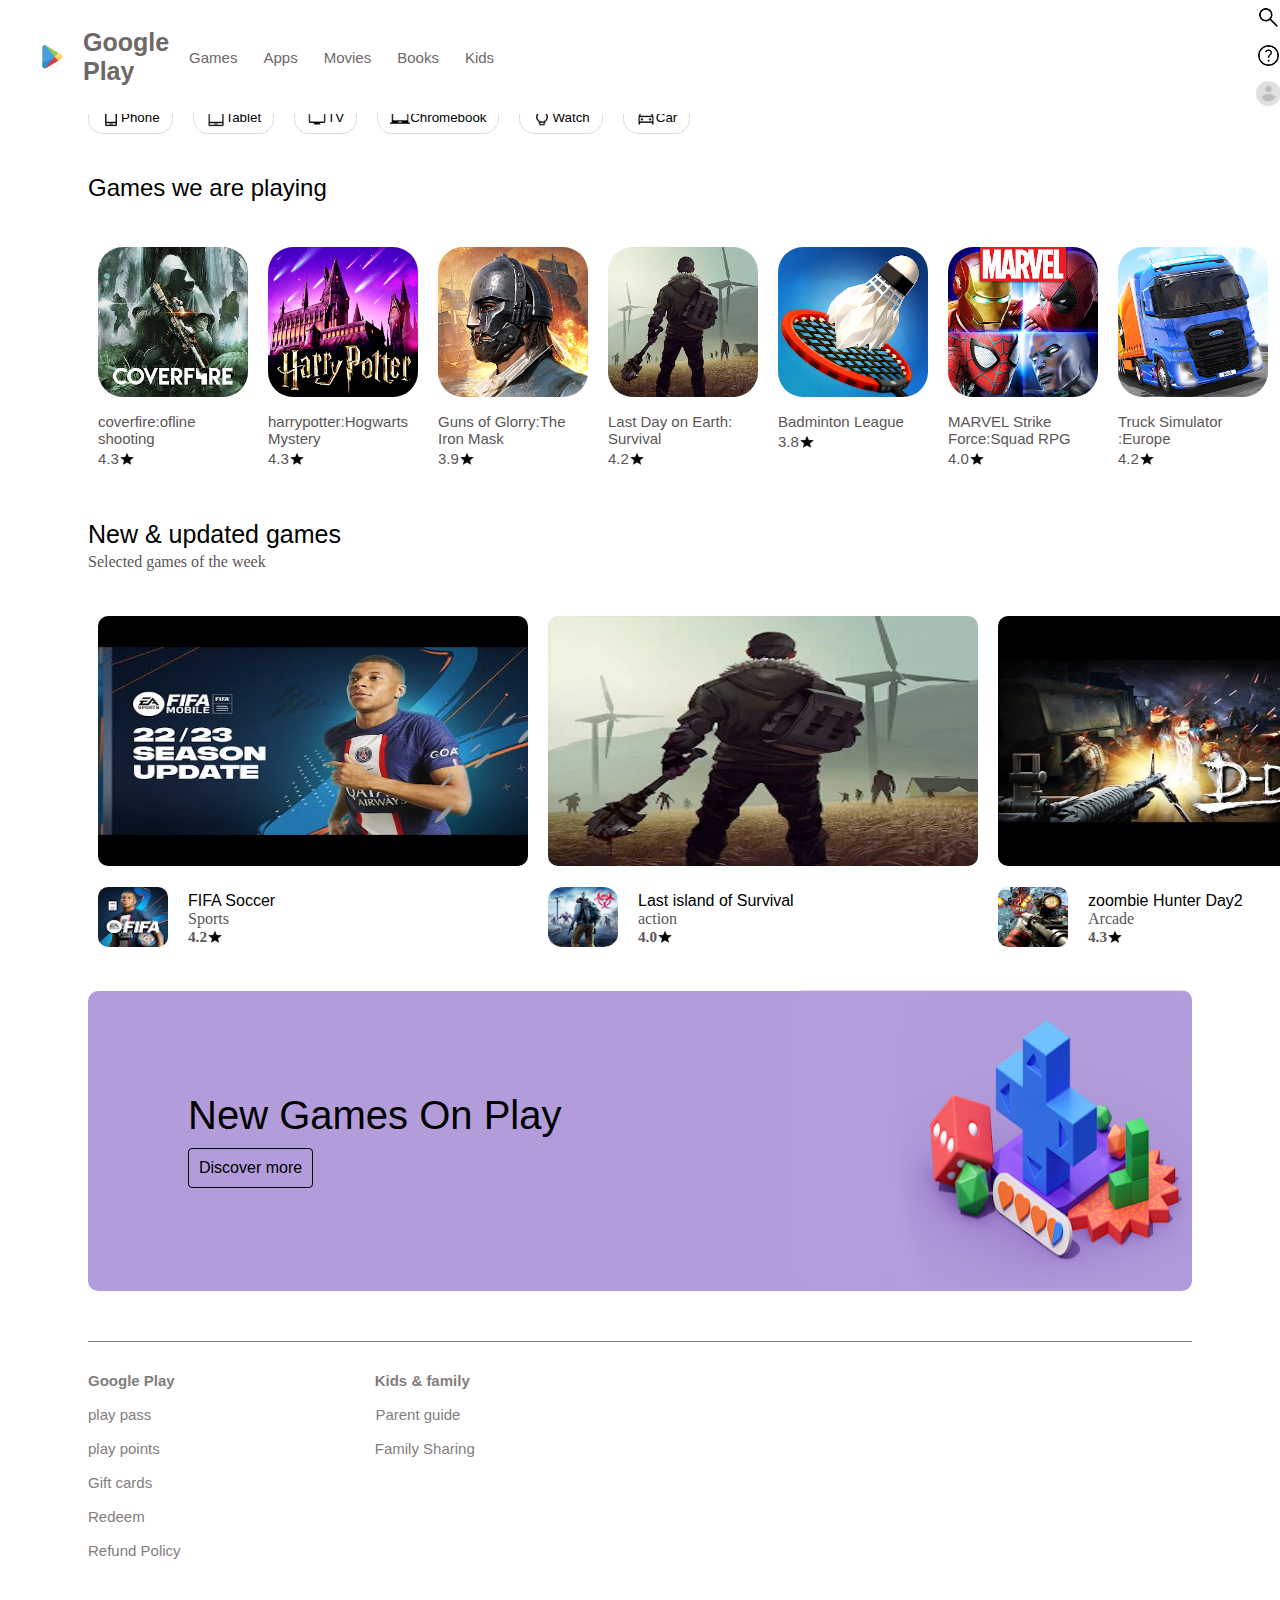
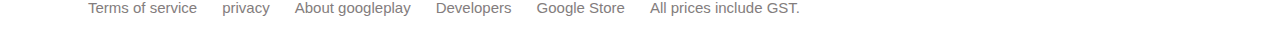
<file: index.html>
<!DOCTYPE html>
<html lang="en">

<head>
    <meta charset="UTF-8">
    <meta http-equiv="X-UA-Compatible" content="IE=edge">
    <meta name="viewport" content="width=device-width, initial-scale=1.0">
    <title>googlepay</title>
    <link rel="stylesheet" href="googlepay.css">
</head>

<body>
    <div class="head">
        <div class="icon">
            <img src="image/play-store-12-729064.webp">
            <h1>Google Play</h1>
            <button>Games</button>
            <button>Apps</button>
            <button>Movies</button>
            <button>Books</button>
            <button>Kids</button>

        </div>
        <div class="new">
            <button><img src="image/search_FILL0_wght400_GRAD0_opsz48.png"></button>
            <button><img src="image/help_FILL0_wght400_GRAD0_opsz48.png"></button>
            <button><img src="image/logo_avatar_anonymous_color_1x_web_32dp.png"></button>
        </div>

    </div>


    <div class="body">
        <div class="features">
            <button><img src="image/phone_android_FILL0_wght400_GRAD0_opsz48.png"> Phone</button>
            <button><img src="image/tablet_android_FILL0_wght400_GRAD0_opsz48.png">Tablet</button>
            <button><img src="image/tv_FILL0_wght400_GRAD0_opsz48.png">TV</button>
            <button><img src="image/laptop_chromebook_FILL0_wght400_GRAD0_opsz48.png">Chromebook</button>
            <button><img src="image/watch_FILL0_wght400_GRAD0_opsz48.png">Watch</button>
            <button><img src="image/directions_car_FILL0_wght400_GRAD0_opsz48.png">Car</button>
        </div>
        <div class="b1">
            <h2>Games we are playing</h2>

        </div>
        <div class="b2">
            <div class="a1">
                <div><img src="image/unnamed.webp"></div>
                <div>
                    <h2>coverfire:ofline shooting</h2>
                </div>
                <div class="rating">
                    <h3>4.3 </h3><img src="image/star_FILL1_wght400_GRAD0_opsz48.png">
                </div>
            </div>
            <div class="a2">
                <div><img src="image/harrypotter.webp"></div>
                <div>
                    <h2>harrypotter:Hogwarts Mystery</h2>
                </div>
                <div class="rating">
                    <h3>4.3 </h3><img src="image/star_FILL1_wght400_GRAD0_opsz48.png">
                </div>

            </div>
            <div class="a3">
                <div><img src="image/gunsofglorry.webp"></div>
                <div>
                    <h2>Guns of Glorry:The Iron Mask</h2>
                </div>
                <div class="rating">
                    <h3>3.9 </h3><img src="image/star_FILL1_wght400_GRAD0_opsz48.png">
                </div>
            </div>
            <div class="a4">
                <div><img src="image/lastdayonearth.webp"></div>
                <div>
                    <h2>Last Day on Earth: Survival</h2>
                </div>
                <div class="rating">
                    <h3>4.2</h3><img src="image/star_FILL1_wght400_GRAD0_opsz48.png">
                </div>
            </div>
            <div class="a5">
                <div><img src="image/badminton.webp"></div>
                <div>
                    <h2>Badminton League</h2>
                </div>
                <div class="rating">
                    <h3>3.8</h3><img src="image/star_FILL1_wght400_GRAD0_opsz48.png">
                </div>
            </div>
            <div class="a6">
                <div><img src="image/marvel.webp"></div>
                <div>
                    <h2>MARVEL Strike Force:Squad RPG</h2>
                </div>
                <div class="rating">
                    <h3>4.0</h3><img src="image/star_FILL1_wght400_GRAD0_opsz48.png">
                </div>
            </div>
            <div class="a7">
                <div><img src="image/Truck simulator.webp"></div>
                <div>
                    <h2>Truck Simulator :Europe</h2>
                </div>
                <div class="rating">
                    <h3>4.2</h3><img src="image/star_FILL1_wght400_GRAD0_opsz48.png">
                </div>
            </div>
            <div class="a8">
                <div><img src="image/brick breaker.webp"></div>
                <div>
                    <h2>Bricks Breaker mission</h2>
                </div>
                <div class="rating">
                    <h3>4.0</h3><img src="image/star_FILL1_wght400_GRAD0_opsz48.png">
                </div>
            </div>
        </div>
        <div class="b3">
            <h1>New & updated games</h1>
            Selected games of the week
        </div>
        <div class="b4">
            <div class="mbabe">
                <div class="photo"><img src="image/mbape.jpg">
                </div>
                <div class="dis">
                    <div> <img src="image/fifa.webp"></div>
                    <div class="demo">
                        <div class="h">FIFA Soccer</div>
                        <div>Sports</div>
                        <div class="rate">
                            <h3> 4.2</h3><img src="image/star_FILL1_wght400_GRAD0_opsz48.png">
                        </div>

                    </div>
                </div>
            </div>
            <div class="catsnak">
                <div class="photo"><img src="image/lastdayonearth.webp">
                </div>
                <div class="dis">
                    <div> <img src="image/last icon.webp"></div>
                    <div class="demo">
                        <div class="h">Last island of Survival</div>
                        <div>action</div>
                        <div class="rate">
                            <h3> 4.0</h3><img src="image/star_FILL1_wght400_GRAD0_opsz48.png">
                        </div>

                    </div>
                </div>
            </div>
            <div class="nba">
                <div class="photo"><img src="image/hqdefault.jpg">
                </div>
                <div class="dis">
                    <div> <img src="image/icon2.webp"></div>
                    <div class="demo">
                        <div class="h">zoombie Hunter Day2</div>
                        <div>Arcade</div>
                        <div class="rate">
                            <h3> 4.3</h3><img src="image/star_FILL1_wght400_GRAD0_opsz48.png">
                        </div>

                    </div>
                </div>
            </div>
        </div>
        <div class="b5">
            <div>
                <div class="k">New Games On Play</div>
                <div><button class="bt">Discover more</button></div>
            </div>
            <div><img src="image/final.webp"></div>
        </div>

    </div>
    <div class="bottom">
        <div class="bo1">
            <div class="first">Google Play</div>
            <div>Kids & family</div>
        </div>
        <div class="bo2">
            <div class="second"><a href="#">play pass</a></div>
            <div><a href="#">Parent guide</a></div>
        </div>
        <div class="bo3">
            <div class="third"><a href="#">play points</a></div>
            <div><a href="#">Family Sharing</a></div>
        </div>
        <div class="bo4"><a href="#">Gift cards</a></div>
        <div class="bo5"><a href="#">Redeem</a></div>
        <div class="bo6"><a href="#">Refund Policy</a></div>

    </div>
    <div class="end">
        <div class="end1"><a href="#">Terms of service</a></div>
        <div class="end1"><a href="#">privacy</a></div>
        <div class="end1"><a href="#">About googleplay</a></div>
        <div class="end1"><a href="#">Developers</a></div>
        <div class="end1"><a href="#">Google Store</a></div>
        <div class="end1">All prices include GST.</div>
    </div>



</body>

</html>
</file>
<file: googlepay.css>
.head{
    display: flex;
    align-items: center;
    margin-bottom: 30px;
    width: 100%;
    position: fixed;
    margin-top: -8;
    margin-top: -10;
    top: 0px;

    background-color: #fff;
}

.icon{
    display: flex;
    align-items: center;
    
}



.icon img{
    width: 40px;
    height: 40px;
    padding-left: 25px;
    cursor: pointer;

}
.icon h1{
    font-family: 'Roboto', sans-serif;
    padding-left: 10px;
    font-size: 25px;
    color: rgb(108, 104, 104);
    cursor: pointer;
   
}
.icon button{
   padding-left: 20px;
    font-family: Arial, Helvetica, sans-serif;
    font-size: 15px;
    
    color:  rgb(108, 104, 104);
    border:none;
    background-color: transparent;
    cursor: pointer;
}
.new{
    margin-left:750px;
}
.new img{
    padding-top: 4px;
    padding-bottom: 4px;
    width: 25px;
}
.new button{
    margin-right: 10px;
    border:none;
    background-color: white;
    border-radius: 25px;
}
.new button:hover{
    background-color: rgb(227, 224, 224);
}

.body{

    
    width:auto;
    margin-left: 80px;
    margin-right: 80px;
    padding-bottom: 50px;
    border-bottom: 1px solid gray;
    margin-top: 100px;
}
.body button{
    display: flex;
    border:1px solid rgb(219, 219, 219);
    align-items: center;
    margin-right: 20px;
    cursor: pointer;
    padding-left: 12px;
    padding-right: 12px;
    padding-top: 6px;
    padding-bottom: 6px;
    border-radius: 15px;
    background-color: white;

}
.body button:hover{
    background-color: rgb(227, 224, 224);
}
.body button:active{
    background-color: rgb(168, 206, 168);
}
.body img{
    width: 20px;
}
.features{
    display: flex;
}
.b1 h2{
    font-family: Arial, Helvetica, sans-serif;
    font-weight: lighter;
    padding-top: 20px ;
}
.b2{
    display: flex;
    margin-top: 35px;

    color: rgb(91, 86, 86);
}
.b2 img{
    width: 150px;
    border-radius: 25px;
}
.a1{
    background-color: white;
    padding-left: 10px;
    padding-top: 10px;
    padding-right: 10px;
    cursor: pointer;
    border-radius: 10px;
}
.a1:hover{
    background-color: rgba(244, 241, 241, 0.852);
}
.a1 h2{
    font-size: 15px;
    width: 40px;
    font-weight: lighter;
    font-family: Arial, Helvetica, sans-serif;
    padding-top: 0px;

}
.a1 h3{
    font-weight: lighter;
    font-family: Arial, Helvetica, sans-serif;
    font-size: 15px;
}
.rating{
    margin-top:-25px;
    display:flex;
    align-items: center;
}
.rating img{
width: 16px;
height: 15px;
}

.a2{
    background-color: white;
    padding-left: 10px;
    padding-top: 10px;
    padding-right: 10px;
    cursor: pointer;
    border-radius: 10px;
}
.a2:hover{
    background-color: rgba(244, 241, 241, 0.852);
}
.a2 h2{
    font-size: 15px;
    width: 40px;
    font-weight: lighter;
    font-family: Arial, Helvetica, sans-serif;
    padding-top: 0px;

}
.a2 h3{
    font-weight: lighter;
    font-family: Arial, Helvetica, sans-serif;
    font-size: 15px;
}
.a3{
    background-color: white;
    padding-left: 10px;
    padding-top: 10px;
    padding-right: 10px;
    cursor: pointer;
    border-radius: 10px;
}
.a3:hover{
    background-color: rgba(244, 241, 241, 0.852);
}
.a3 h2{
    font-size: 15px;
    width:150px;
    font-weight: lighter;
    font-family: Arial, Helvetica, sans-serif;
    padding-top: 0px;

}
.a3 h3{
    font-weight: lighter;
    font-family: Arial, Helvetica, sans-serif;
    font-size: 15px;
}
.a4{
    background-color: white;
    padding-left: 10px;
    padding-top: 10px;
    padding-right: 10px;
    cursor: pointer;
    border-radius: 10px;
}
.a4:hover{
    background-color: rgba(244, 241, 241, 0.852);
}
.a4 h2{
    font-size: 15px;
    width:150px;
    font-weight: lighter;
    font-family: Arial, Helvetica, sans-serif;
    padding-top: 0px;

}
.a4 h3{
    font-weight: lighter;
    font-family: Arial, Helvetica, sans-serif;
    font-size: 15px;
}
.a5{
    background-color: white;
    padding-left: 10px;
    padding-top: 10px;
    padding-right: 10px;
    cursor: pointer;
    border-radius: 10px;
}
.a5:hover{
    background-color: rgba(244, 241, 241, 0.852);
}
.a5 h2{
    font-size: 15px;
    width:150px;
    font-weight: lighter;
    font-family: Arial, Helvetica, sans-serif;
    padding-top: 0px;

}
.a5 h3{
    font-weight: lighter;
    font-family: Arial, Helvetica, sans-serif;
    font-size: 15px;
}

.a6{
    background-color: white;
    padding-left: 10px;
    padding-top: 10px;
    padding-right: 10px;
    cursor: pointer;
    border-radius: 10px;
}
.a6:hover{
    background-color: rgba(244, 241, 241, 0.852);
}
.a6 h2{
    font-size: 15px;
    width:150px;
    font-weight: lighter;
    font-family: Arial, Helvetica, sans-serif;
    padding-top: 0px;

}
.a6 h3{
    font-weight: lighter;
    font-family: Arial, Helvetica, sans-serif;
    font-size: 15px;
}
.a7{
    background-color: white;
    padding-left: 10px;
    padding-top: 10px;
    padding-right: 10px;
    cursor: pointer;
    border-radius: 10px;
}
.a7:hover{
    background-color: rgba(244, 241, 241, 0.852);
}
.a7 h2{
    font-size: 15px;
    width:150px;
    font-weight: lighter;
    font-family: Arial, Helvetica, sans-serif;
    padding-top: 0px;

}
.a7 h3{
    font-weight: lighter;
    font-family: Arial, Helvetica, sans-serif;
    font-size: 15px;
}
.a8{
    background-color: white;
    padding-left: 10px;
    padding-top: 10px;
    padding-right: 10px;
    cursor: pointer;
    border-radius: 10px;
}
.a8:hover{
    background-color: rgba(244, 241, 241, 0.852);
}
.a8 h2{
    font-size: 15px;
    width:150px;
    font-weight: lighter;
    font-family: Arial, Helvetica, sans-serif;
    padding-top: 0px;

}
.a8 h3{
    font-weight: lighter;
    font-family: Arial, Helvetica, sans-serif;
    font-size: 15px;
}
.b3{
  margin-top: 50px;  
  color: rgb(91, 86, 86);
}
.b3 h1{
    font-family: Arial, Helvetica, sans-serif;
    font-size: 25px;
    font-weight: lighter; 
    line-height: 4px;
    color: black;
    
}
.b4{
    display: flex;
    margin-top: 35px;
    align-items: center;
    

}
.mbabe{
    cursor: pointer;
    background-color: white;
    border-radius: 10px;
    padding-left: 10px;
    padding-top: 10px;
    padding-right: 10px;
    padding-bottom: 10px;
}
.mbabe:hover{
    background-color: rgba(244, 241, 241, 0.852);
}


.photo img{
    width: 430px;
    height: 250px;
    border-radius: 10px;
   
}
.dis {
    display: flex;
    padding-top: 17px;
}
 
 .dis img{
    width: 70px;
    height: 60px;
    border-radius: 10px;
 }
 .demo {
    display: flex;
    flex-direction: column;
    padding-left: 20px;
    color: rgb(91, 86, 86);

 }
 .rate{
    margin-top:-15px;
    display:flex;
    align-items: center;
    font-size: small;
 }
 .rate img{
    width: 16px;
height: 15px;
 }
 .h{
    font-family: Arial, Helvetica, sans-serif;
    margin-top: 5px;
    font-size:medium;
    color:black
}
.catsnak{
    cursor: pointer;
    background-color: white;
    border-radius: 10px;
    padding-left: 10px;
    padding-top: 10px;
    padding-right: 10px;
    padding-bottom: 10px;
}
.catsnak:hover{
    background-color: rgba(244, 241, 241, 0.852);
}
.nba{
    cursor: pointer;
    background-color: white;
    border-radius: 10px;
    padding-left: 10px;
    padding-top: 10px;
    padding-right: 10px;
    padding-bottom: 10px;
}
.nba:hover{
    background-color: rgba(244, 241, 241, 0.852);
}
.b5{
    display:flex;
    align-items: center;
    border-radius: 10px;
}
.b5{
    display: flex;
    flex-direction:row;
    justify-content: space-between;
    background-color:#b29cda;
    width: 100%;
    height: 300px;
    margin-top: 20px;
    cursor: pointer;
}
.b5 img{
    height: 298px;
    width: 400px;
    border-radius: 10px;
}
.k{
    padding-left: 100px ;
    font-family: Arial, Helvetica, sans-serif;
    font-size: 40px;

}
  .b5 button{
    margin-left:100px ;
    background: transparent;
    border-radius: 4px;
    border-color: black;
    padding: 10px 10px;
    margin-top: 10px;
    font-size: medium;
}
.b5 button:hover{
    cursor: auto;
    background-color: transparent;

}
.bottom{
    margin-left: 80px;
    margin-right: 80px;
    margin-top: 30px;
}
.bo1{
    font-family: Arial, Helvetica, sans-serif;
    display: flex;
    align-items: center;
    font-size: 15px;
    color: rgb(131, 125, 125);
    font-weight: bold;
}
.first{
    padding-right: 200px;
}
.bo2{
    font-family: Arial, Helvetica, sans-serif;
    display: flex;
    align-items: center;
    font-size: 15px;
    color: rgb(131, 125, 125);
    
    margin-top: 17px;
}
.second{
    padding-right: 224px;
}
.bo3{
    font-family: Arial, Helvetica, sans-serif;
    display: flex;
    align-items: center;
    font-size: 15px;
    color: rgb(131, 125, 125);
    
    margin-top: 17px;
}
.third{
    padding-right: 215px;
}
.bo4{
    font-family: Arial, Helvetica, sans-serif;
    font-size: 15px;
    color: rgb(131, 125, 125);
    
    margin-top: 17px;
}
.bo5{
    font-family: Arial, Helvetica, sans-serif;
    font-size: 15px;
    color: rgb(131, 125, 125);
    
    margin-top: 17px;
}
.bo6{
    font-family: Arial, Helvetica, sans-serif;
    font-size: 15px;
    color: rgb(131, 125, 125);
    
    margin-top: 17px;
}
.end{
    margin-left: 80px;
    display: flex;
    align-items: center;
    font-family: Arial, Helvetica, sans-serif;
    font-size: 15px;
    color: rgb(131, 125, 125);
    margin-bottom: 30px;
    
    margin-top: 40px;


}
.end1 {
    padding-right: 25px;
}
a{
    text-decoration: none;
    color: rgb(131, 125, 125);
    
}
a:hover{
    color: green;
}
</file>
